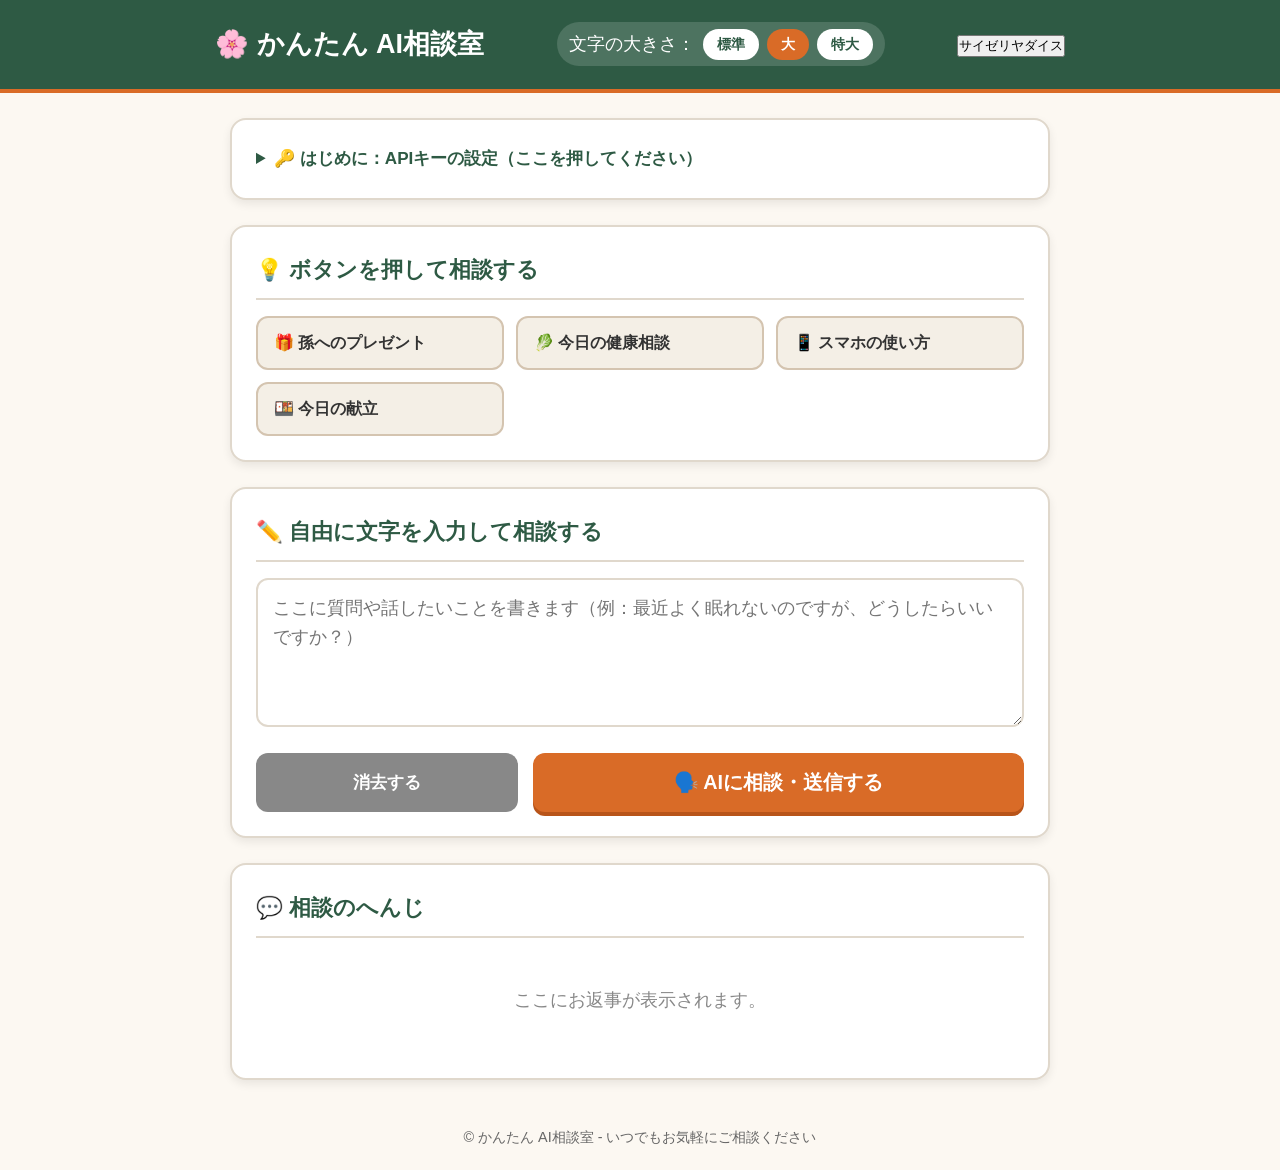
<file: index.html>
<!DOCTYPE html>
<html lang="ja">
<head>
    <meta charset="UTF-8">
    <meta name="viewport" content="width=device-width, initial-scale=1.0">
    <title>かんたん AI相談室</title>
    <link rel="stylesheet" href="style.css">
</head>
<body class="font-normal">

    <!-- ヘッダー -->
    <header class="site-header">
        <div class="header-container">
            <h1>🌸 かんたん AI相談室</h1>
            
            <!-- 文字サイズ変更ボタン -->
            <div class="font-size-selector">
                <span>文字の大きさ：</span>
                <button type="button" onclick="changeFontSize('font-normal')" class="btn-size">標準</button>
                <button type="button" onclick="changeFontSize('font-large')" class="btn-size active">大</button>
                <button type="button" onclick="changeFontSize('font-xlarge')" class="btn-size">特大</button>
            </div>
            <div>
                <button onclick="location.href='saizeriya-dice.html'">サイゼリヤダイス</button>
            </div>
        </div>
    </header>

    <main class="main-container">

        <!-- APIキー設定エリア -->
        <section class="card api-section">
            <details>
                <summary>🔑 はじめに：APIキーの設定（ここを押してください）</summary>
                <div class="api-input-group">
                    <label for="apiKey">Gemini APIキー：</label>
                    <input type="password" id="apiKey" placeholder="APIキーをここに入力" />
                    <button type="button" id="saveKeyBtn" class="btn-secondary">保存する</button>
                </div>
                <p class="hint">※キーはお手元のパソコン内（ブラウザ）にのみ安全に保存されます。</p>
            </details>
        </section>

        <!-- かんたん質問ボタン -->
        <section class="card">
            <h2>💡 ボタンを押して相談する</h2>
            <div class="quick-buttons">
                <button type="button" class="quick-btn" onclick="setQuickQuestion('孫へのプレゼントで喜ばれるものを教えてください　＜テスト＞')">
                    🎁 孫へのプレゼント
                </button>
                <button type="button" class="quick-btn" onclick="setQuickQuestion('今日からできる簡単な健康習慣を教えて')">
                    🥬 今日の健康相談
                </button>
                <button type="button" class="quick-btn" onclick="setQuickQuestion('スマホの写真の送り方をわかりやすく教えて')">
                    📱 スマホの使い方
                </button>
                <button type="button" class="quick-btn" onclick="setQuickQuestion('今日のお昼ごはんのおすすめ献立を教えて')">
                    🍱 今日の献立
                </button>
            </div>
        </section>

        <!-- 相談入力フォーム -->
        <section class="card">
            <h2>✏️ 自由に文字を入力して相談する</h2>
            <form id="chatForm">
                <textarea id="userInput" rows="4" placeholder="ここに質問や話したいことを書きます（例：最近よく眠れないのですが、どうしたらいいですか？）"></textarea>
                
                <div class="button-group">
                    <button type="button" id="clearBtn" class="btn-clear">消去する</button>
                    <button type="submit" id="submitBtn" class="btn-submit">
                        🗣️ AIに相談・送信する
                    </button>
                </div>
            </form>
        </section>

        <!-- 相談結果・やり取りの表示エリア -->
        <section class="card display-section">
            <h2>💬 相談のへんじ</h2>
            
            <div id="loading" class="loading-box hidden">
                <div class="spinner"></div>
                <p>AIが考え中です。少々お待ちください...</p>
            </div>

            <div id="chatHistory" class="chat-history">
                <p class="placeholder-text">ここにお返事が表示されます。</p>
            </div>
        </section>

    </main>

    <footer class="site-footer">
        <p>© かんたん AI相談室 - いつでもお気軽にご相談ください</p>
    </footer>

    <script src="script.js"></script>
</body>
</html>
</file>
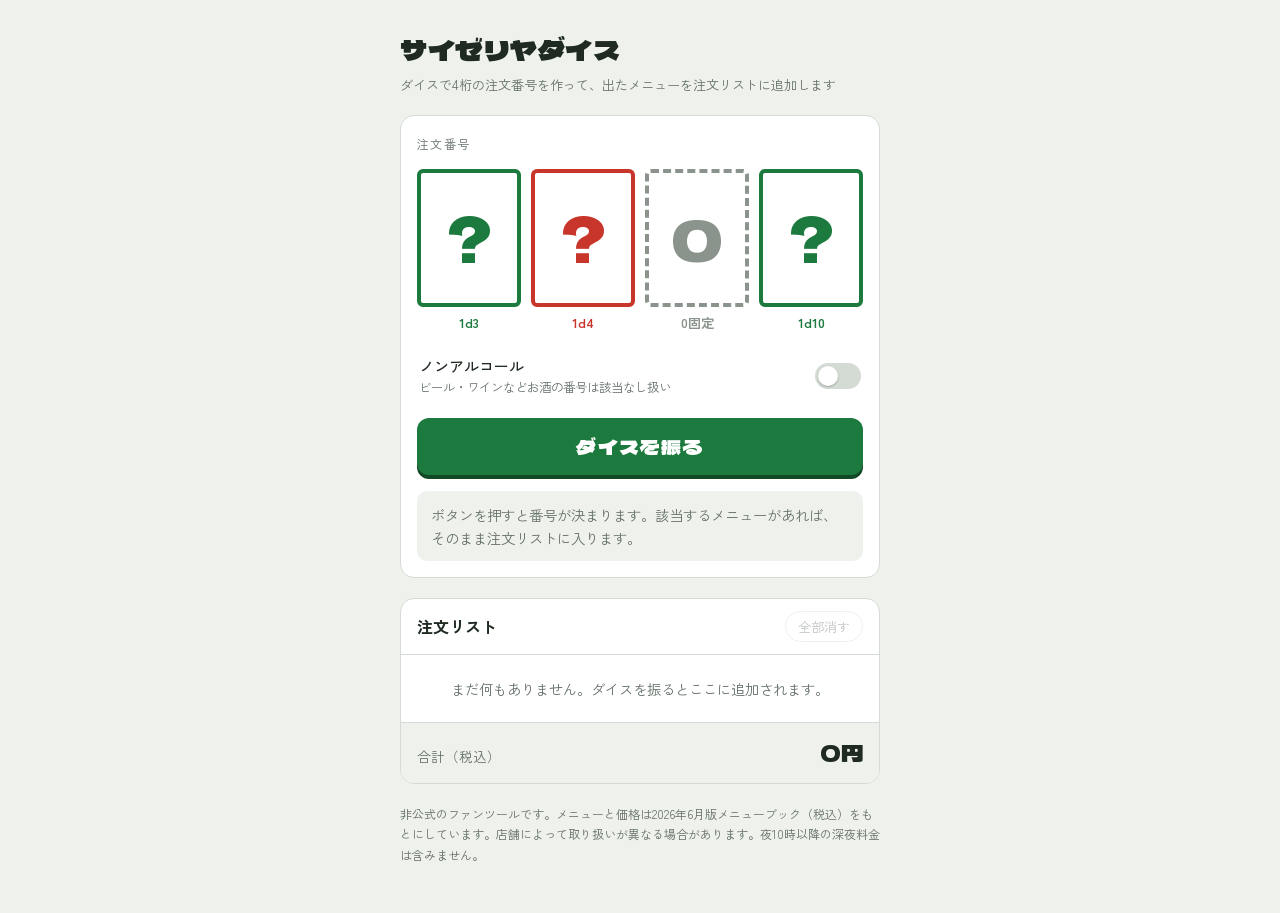
<file: saizeriya-dice.html>
<!doctype html>
<html lang="ja">
<head>
<meta charset="utf-8">
<meta name="viewport" content="width=device-width, initial-scale=1, viewport-fit=cover">
<title>サイゼリヤダイス</title>
<meta name="claude:viewport-fit-sides" content="cover">
<link rel="preconnect" href="https://fonts.googleapis.com">
<link rel="stylesheet" href="https://fonts.googleapis.com/css2?family=Dela+Gothic+One&family=Zen+Kaku+Gothic+New:wght@400;500;700&display=swap">
<style>
/* Layout: one narrow column shaped like a paper order slip — 4 digit boxes, roll button, then the running order list */
:root {
  --bg: #eef1ec;
  --paper: #ffffff;
  --ink: #1f2a22;
  --muted: #66716a;
  --line: #d4dbd5;
  --green: #1d7a3e;
  --red: #c8352b;
  --zero: #8a948d;
  --hit-bg: #e8f4ec;
  --miss-bg: #f6ecea;
  --font-display: "Dela Gothic One", "Hiragino Sans", "Yu Gothic", sans-serif;
  --font-body: "Zen Kaku Gothic New", "Hiragino Sans", "Yu Gothic", system-ui, sans-serif;
}
@media (prefers-color-scheme: dark) {
  :root:not([data-theme="light"]) {
    --bg: #141916; --paper: #1d2420; --ink: #e8ede9; --muted: #9aa69e; --line: #313b35;
    --green: #4fbf74; --red: #f0685c; --zero: #7d8882; --hit-bg: #1d3325; --miss-bg: #3a2422;
    color-scheme: dark;
  }
}
:root[data-theme="dark"] {
  --bg: #141916; --paper: #1d2420; --ink: #e8ede9; --muted: #9aa69e; --line: #313b35;
  --green: #4fbf74; --red: #f0685c; --zero: #7d8882; --hit-bg: #1d3325; --miss-bg: #3a2422;
  color-scheme: dark;
}
* { box-sizing: border-box; }
body {
  background: var(--bg); color: var(--ink);
  font-family: var(--font-body); font-size: 15px; line-height: 1.6;
  padding-left: max(16px, env(safe-area-inset-left, 0px));
  padding-right: max(16px, env(safe-area-inset-right, 0px));
  padding-block: 20px 40px;
}
.wrap { max-width: 480px; margin: 0 auto; display: flex; flex-direction: column; gap: 20px; }
header h1 { font-family: var(--font-display); font-weight: 400; font-size: 1.7rem; margin: 0; letter-spacing: .02em; text-wrap: balance; }
header p { margin: 2px 0 0; color: var(--muted); font-size: .82rem; }

.slip { background: var(--paper); border: 1px solid var(--line); border-radius: 14px; padding: 18px 16px 16px; display: flex; flex-direction: column; gap: 16px; }
.slip-label { font-size: .75rem; color: var(--muted); letter-spacing: .12em; }
.digits { display: grid; grid-template-columns: repeat(4, 1fr); gap: 10px; }
.digit { display: flex; flex-direction: column; align-items: center; gap: 6px; min-width: 0; }
.box {
  width: 100%; aspect-ratio: 3 / 4; max-width: 100%;
  border: 4px solid var(--green); border-radius: 6px;
  display: grid; place-items: center;
  font-family: var(--font-display); font-size: clamp(2.4rem, 12vw, 3.6rem); line-height: 1;
  color: var(--green); background: var(--paper);
  font-variant-numeric: tabular-nums;
}
.digit.d4 .box { border-color: var(--red); color: var(--red); }
.digit.fixed .box { border-color: var(--zero); color: var(--zero); border-style: dashed; }
.die { font-size: .8rem; font-weight: 700; color: var(--green); }
.digit.d4 .die { color: var(--red); }
.digit.fixed .die { color: var(--zero); }
.box.rolling { opacity: .55; }

.roll {
  font-family: var(--font-display); font-size: 1.25rem; letter-spacing: .06em;
  border: 0; border-radius: 12px; padding: 14px; cursor: pointer;
  background: var(--green); color: var(--paper);
  box-shadow: 0 4px 0 color-mix(in srgb, var(--green) 60%, #000);
  transition: transform .08s, box-shadow .08s;
}
.roll:active { transform: translateY(3px); box-shadow: 0 1px 0 color-mix(in srgb, var(--green) 60%, #000); }
.roll:disabled { opacity: .7; cursor: wait; }
.roll:focus-visible, button:focus-visible { outline: 3px solid var(--red); outline-offset: 2px; }

.result { border-radius: 10px; padding: 12px 14px; min-height: 64px; display: flex; flex-direction: column; justify-content: center; }
.result.idle { background: var(--bg); color: var(--muted); font-size: .9rem; }
.result.hit { background: var(--hit-bg); }
.result.miss { background: var(--miss-bg); }
.result .tag { font-size: .72rem; font-weight: 700; letter-spacing: .1em; }
.result.hit .tag { color: var(--green); }
.result.miss .tag { color: var(--red); }
.result .name { font-weight: 700; font-size: 1.05rem; }
.result .sub { font-size: .85rem; color: var(--muted); }

.list-card { background: var(--paper); border: 1px solid var(--line); border-radius: 14px; overflow: hidden; }
.list-head { display: flex; align-items: center; justify-content: space-between; gap: 12px; padding: 12px 16px; border-bottom: 1px solid var(--line); }
.list-head h2 { margin: 0; font-size: 1rem; font-weight: 700; }
.clear { font: inherit; font-size: .82rem; background: none; border: 1px solid var(--line); color: var(--muted); border-radius: 999px; padding: 4px 12px; cursor: pointer; }
.clear.confirm { border-color: var(--red); color: var(--red); font-weight: 700; }
.clear:disabled { opacity: .4; cursor: default; }
ul { list-style: none; margin: 0; padding: 0; }
li { display: grid; grid-template-columns: auto 1fr auto auto; align-items: center; gap: 10px; padding: 10px 8px 10px 16px; border-bottom: 1px solid var(--line); }
li:last-child { border-bottom: 0; }
.code { font-family: var(--font-display); font-size: .85rem; color: var(--paper); background: var(--ink); border-radius: 4px; padding: 1px 6px; font-variant-numeric: tabular-nums; }
.item-name { min-width: 0; font-weight: 500; overflow-wrap: anywhere; }
.price { font-variant-numeric: tabular-nums; white-space: nowrap; }
.del { border: 0; background: none; color: var(--muted); font-size: 1.2rem; line-height: 1; width: 36px; height: 36px; border-radius: 8px; cursor: pointer; }
.del:hover { background: var(--miss-bg); color: var(--red); }
.empty { padding: 22px 16px; color: var(--muted); font-size: .9rem; text-align: center; }
.total { display: flex; justify-content: space-between; align-items: baseline; padding: 12px 16px; background: var(--bg); border-top: 1px solid var(--line); }
.total strong { font-family: var(--font-display); font-weight: 400; font-size: 1.4rem; font-variant-numeric: tabular-nums; }
.total span { color: var(--muted); font-size: .85rem; }
.switch { display: flex; align-items: center; justify-content: space-between; gap: 12px; padding: 4px 2px; cursor: pointer; font-weight: 500; }
.switch small { display: block; color: var(--muted); font-weight: 400; font-size: .78rem; }
.switch input { appearance: none; -webkit-appearance: none; flex: none; width: 46px; height: 26px; border-radius: 999px; background: var(--line); position: relative; cursor: pointer; transition: background .15s; margin: 0; }
.switch input::after { content: ""; position: absolute; top: 3px; left: 3px; width: 20px; height: 20px; border-radius: 50%; background: var(--paper); transition: transform .15s; box-shadow: 0 1px 2px rgba(0,0,0,.25); }
.switch input:checked { background: var(--green); }
.switch input:checked::after { transform: translateX(20px); }
.switch input:focus-visible { outline: 3px solid var(--red); outline-offset: 2px; }
footer { color: var(--muted); font-size: .75rem; line-height: 1.7; }
@media (prefers-reduced-motion: reduce) { .roll { transition: none; } }
</style>
</head>
<body>

<div class="wrap">
  <header>
    <h1>サイゼリヤダイス</h1>
    <p>ダイスで4桁の注文番号を作って、出たメニューを注文リストに追加します</p>
  </header>

  <section class="slip" aria-label="注文番号">
    <div class="slip-label">注文番号</div>
    <div class="digits">
      <div class="digit d3"><div class="box" id="b0">?</div><div class="die">1d3</div></div>
      <div class="digit d4"><div class="box" id="b1">?</div><div class="die">1d4</div></div>
      <div class="digit fixed"><div class="box" id="b2">0</div><div class="die">0固定</div></div>
      <div class="digit d10"><div class="box" id="b3">?</div><div class="die">1d10</div></div>
    </div>
    <label class="switch" for="noalc"><span>ノンアルコール<small>ビール・ワインなどお酒の番号は該当なし扱い</small></span><input type="checkbox" id="noalc" role="switch"></label>
    <button class="roll" id="roll" type="button">ダイスを振る</button>
    <div class="result idle" id="result" aria-live="polite">ボタンを押すと番号が決まります。該当するメニューがあれば、そのまま注文リストに入ります。</div>
  </section>

  <section class="list-card" aria-label="注文リスト">
    <div class="list-head">
      <h2>注文リスト <span id="count" style="color:var(--muted);font-weight:400"></span></h2>
      <button class="clear" id="clear" type="button">全部消す</button>
    </div>
    <ul id="list"></ul>
    <div class="empty" id="empty">まだ何もありません。ダイスを振るとここに追加されます。</div>
    <div class="total"><span>合計（税込）</span><strong id="total">0円</strong></div>
  </section>

  <footer>
    非公式のファンツールです。メニューと価格は2026年6月版メニューブック（税込）をもとにしています。店舗によって取り扱いが異なる場合があります。夜10時以降の深夜料金は含みません。
  </footer>
</div>

<script>
const MENU = [
  // 前菜・おつまみ
  [1401,"辛味チキン",300],[1402,"アロスティチーニ",400],[1403,"ほうれん草のソテー",200],
  [1404,"ポップコーンシュリンプ",300],[1405,"エスカルゴのオーブン焼き",400],[1406,"小エビのカクテル",280],
  [1407,"チョリソー",400],[1408,"蒸し鶏の香味ソース",280],[1410,"ムール貝のガーリック焼き",400],
  [1413,"キャロットラペ",200],[1416,"ポテトのグリル",300],[1417,"バッファローモッツァレラのカプレーゼ",430],
  [1422,"生ハム",320],[1423,"生ハムとバッファローモッツァレラの盛合せ",500],[1425,"柔らか青豆の温サラダ",200],
  [1452,"アロスティチーニ Wサイズ",800],
  // サラダ
  [1202,"小エビのサラダ",350],[1205,"わかめのサラダ",350],[1209,"チキンのサラダ",350],
  // スープ
  [1301,"コーンクリームスープ",150],[1302,"冷たいパンプキンスープ",180],[1305,"田舎風ミネストローネ",300],[1307,"たまねぎのズッパ",300],
  // ドリア・グラタン
  [2101,"ミラノ風ドリア",300],[2103,"半熟卵のミラノ風ドリア",350],[2108,"焼チーズ ミラノ風ドリア",350],
  [2110,"タラコとポップコーンシュリンプのドリア",400],[2115,"ポップコーンシュリンプとタラコのクリームグラタン",430],
  // ピザ
  [2203,"バッファローモッツァレラのマルゲリータピザ",400],[2204,"野菜ときのこのピザ",400],[2206,"たっぷりコーンのピザ",400],[2208,"ソーセージピザ",400],
  // パスタ
  [2301,"タラコソースシシリー風",400],[2303,"ペペロンチーノ",300],[2304,"パルマ風スパゲッティ",400],
  [2305,"カルボナーラ",500],[2306,"ミートソースボロニア風",400],[2310,"スープ入り塩味ボンゴレ",500],
  [2316,"半熟卵のミートソースボロニア風",450],[2317,"半熟卵のペペロンチーノ",350],[2318,"半熟卵のカルボナーラ",550],
  [2320,"小エビのタラコソース",540],[2321,"きのことほうれん草のクリームスパゲッティ",600],
  [2325,"ペンネアラビアータ",430],[2328,"イカの墨入りセピアソース",500],
  // 肉料理
  [2403,"イタリアンハンバーグ",500],[2406,"ハンバーグステーキ",400],[2407,"ディアボラ風ハンバーグ",500],
  [2417,"ラム(仔羊)のランプステーキ",1090],[2418,"ミックスグリル",650],[2419,"ビーフステーキ",1090],
  // ライス・パン
  [3101,"ライス",150],[3102,"ラージライス",200],[3103,"スモールライス",100],
  [3110,"フォッカチオ",150],[3111,"ガーリックフォッカチオ",200],[3112,"シナモンフォッカチオ",200],
  [3113,"タラコフォッカチオ",250],[3114,"チーズフォッカチオ",250],
  // デザート（すぐに）
  [3201,"ティラミス クラシコ",300],[3205,"ミルクジェラート",250],[3206,"イタリアンプリン",250],
  [3207,"チョコレートケーキ",300],[3212,"プリンとティラミス クラシコの盛合せ",500],[3213,"トリフアイスクリーム",350],
  [3214,"ジェラート&シナモンフォッカチオ",450],[3215,"コーヒーゼリー&ミルクジェラート",350],[3216,"チョコレートケーキ&ミルクジェラート",500],
  // ドリンク
  [3301,"生ビール ジョッキ",400],[3302,"生ビール グラス",280],[3303,"アサヒ ドライゼロ（ノンアル）",250],
  [3304,"キリン 氷結 シチリア産レモン",350],[3306,"グラッパ",300],
  [3401,"グラスワイン 赤",100],[3402,"グラスワイン 白",100],[3403,"デカンタ小 赤",200],[3404,"デカンタ小 白",200],
  [3405,"デカンタ大 赤",400],[3406,"デカンタ大 白",400],[3407,"マグナム 赤",1100],[3408,"マグナム 白",1100],
  [3412,"ランブルスコロゼ",1100],[3413,"ドンラファエロ",1100],[3414,"ランブルスコセッコ",1100],
  [3415,"ベルデッキオ",1100],[3416,"キャンティ",1100],[3419,"キャンティ ルフィナ",2200],
  [5101,"セットドリンクバー",200],[5102,"ドリンクバー キッズ",100],[5103,"ドリンクバー 単品",300],
  [4301,"トッピング半熟卵",50],[4304,"トッピング野菜ソース",100],[4307,"トッピング粉チーズ",100],
  [5305,"サイゼリヤドレッシング",500],[5306,"エクストラ・バージン・オリーブオイル",1200]
];
const BY_CODE = new Map(MENU.map(([c, n, p]) => [String(c), { name: n, price: p }]));
const KEY = "saize-dice-list-v1";
const ALC_KEY = "saize-dice-noalc-v1";
// お酒の番号（3303 アサヒ ドライゼロはノンアルコールなので含めない）
const ALCOHOL = new Set(["3301","3302","3304","3306","3401","3402","3403","3404","3405","3406","3407","3408","3412","3413","3414","3415","3416","3419"]);

const $ = id => document.getElementById(id);
const boxes = [$("b0"), $("b1"), $("b2"), $("b3")];
const yen = n => n.toLocaleString("ja-JP") + "円";
const rnd = n => Math.floor(Math.random() * n);
const reduceMotion = window.matchMedia("(prefers-reduced-motion: reduce)").matches;

let list = [];
try { list = JSON.parse(localStorage.getItem(KEY)) || []; } catch (e) { list = []; }
const save = () => { try { localStorage.setItem(KEY, JSON.stringify(list)); } catch (e) {} };

function render() {
  const ul = $("list");
  ul.innerHTML = "";
  list.forEach((item, i) => {
    const li = document.createElement("li");
    li.innerHTML = `<span class="code"></span><span class="item-name"></span><span class="price"></span><button class="del" type="button" aria-label="削除">×</button>`;
    li.querySelector(".code").textContent = item.code;
    li.querySelector(".item-name").textContent = item.name;
    li.querySelector(".price").textContent = yen(item.price);
    li.querySelector(".del").addEventListener("click", () => { list.splice(i, 1); save(); render(); });
    ul.appendChild(li);
  });
  $("empty").hidden = list.length > 0;
  $("count").textContent = list.length ? `${list.length}品` : "";
  $("total").textContent = yen(list.reduce((s, x) => s + x.price, 0));
  $("clear").disabled = list.length === 0;
  resetClear();
}

function roll() {
  const final = [rnd(3) + 1, rnd(4) + 1, 0, rnd(10)];
  const btn = $("roll");
  btn.disabled = true;
  const finish = () => {
    final.forEach((v, i) => { boxes[i].textContent = v; boxes[i].classList.remove("rolling"); });
    btn.disabled = false;
    showResult(final.join(""));
  };
  if (reduceMotion) return finish();
  const stopAt = [450, 600, 0, 750];
  const start = performance.now();
  [0, 1, 3].forEach(i => boxes[i].classList.add("rolling"));
  const tick = () => {
    const t = performance.now() - start;
    [[0, 3, 1], [1, 4, 1], [3, 10, 0]].forEach(([i, n, base]) => {
      if (t < stopAt[i]) boxes[i].textContent = rnd(n) + base;
      else { boxes[i].textContent = final[i]; boxes[i].classList.remove("rolling"); }
    });
    if (t < 750) setTimeout(tick, 55); else finish();
  };
  tick();
}

function showResult(code) {
  const r = $("result");
  const hit = BY_CODE.get(code);
  if (hit && ALCOHOL.has(code) && document.getElementById("noalc").checked) {
    r.className = "result miss";
    r.innerHTML = `<span class="tag">${code} はお酒のため除外</span><span class="name"></span><span class="sub">ノンアルコールがオンなので追加しません。もう一度振ってください。</span>`;
    r.querySelector(".name").textContent = hit.name;
    return;
  }
  if (hit) {
    list.push({ code, name: hit.name, price: hit.price });
    save(); render();
    r.className = "result hit";
    r.innerHTML = `<span class="tag">${code} を注文リストに追加</span><span class="name"></span><span class="sub"></span>`;
    r.querySelector(".name").textContent = hit.name;
    r.querySelector(".sub").textContent = yen(hit.price) + "（税込）";
  } else {
    r.className = "result miss";
    r.innerHTML = `<span class="tag">${code} は該当なし</span><span class="sub">このメニュー番号はありません。もう一度振ってください。</span>`;
  }
}

let clearTimer = null;
function resetClear() {
  clearTimeout(clearTimer);
  const b = $("clear");
  b.classList.remove("confirm");
  b.textContent = "全部消す";
}
$("clear").addEventListener("click", () => {
  const b = $("clear");
  if (b.classList.contains("confirm")) {
    list = []; save(); render();
    const r = $("result");
    r.className = "result idle";
    r.textContent = "注文リストを空にしました。";
    return;
  }
  b.classList.add("confirm");
  b.textContent = "もう一度押すと消えます";
  clearTimer = setTimeout(resetClear, 3000);
});
$("roll").addEventListener("click", roll);
try { $("noalc").checked = localStorage.getItem(ALC_KEY) === "1"; } catch (e) {}
$("noalc").addEventListener("change", e => { try { localStorage.setItem(ALC_KEY, e.target.checked ? "1" : "0"); } catch (err) {} });
render();
</script>
</body>
</html>
</file>
<file: style.css>
/* ==========================================
   全体基本設定（見やすさ・和風温かみデザイン）
   ========================================== */
:root {
    --bg-color: #fcf8f2;
    --card-bg: #ffffff;
    --text-color: #2b2b2b;
    --primary-color: #2e5a44;   /* 深緑 */
    --primary-hover: #1e3d2e;
    --accent-color: #d96b27;    /* 柿色・朱色 */
    --accent-hover: #b85419;
    --border-color: #e0d8cc;
    --shadow-color: rgba(0, 0, 0, 0.08);
}

* {
    box-sizing: border-box;
    margin: 0;
    padding: 0;
}

body {
    background-color: var(--bg-color);
    color: var(--text-color);
    font-family: "Hiragino Kaku Gothic ProN", "メイリオ", Meiryo, sans-serif;
    line-height: 1.8;
}

/* 文字サイズ切替用クラス */
body.font-normal { font-size: 18px; }
body.font-large  { font-size: 22px; }
body.font-xlarge { font-size: 26px; }

/* ==========================================
   レイアウト・ヘッダー
   ========================================== */
.site-header {
    background-color: var(--primary-color);
    color: #ffffff;
    padding: 20px 15px;
    border-bottom: 4px solid var(--accent-color);
}

.header-container {
    max-width: 850px;
    margin: 0 auto;
    display: flex;
    justify-content: space-between;
    align-items: center;
    flex-wrap: wrap;
    gap: 15px;
}

.site-header h1 {
    font-size: 1.5em;
    font-weight: bold;
}

/* 文字サイズ切替ボタン */
.font-size-selector {
    display: flex;
    align-items: center;
    gap: 8px;
    background: rgba(255, 255, 255, 0.15);
    padding: 6px 12px;
    border-radius: 30px;
}

.btn-size {
    background: #ffffff;
    color: var(--primary-color);
    border: 2px solid transparent;
    padding: 4px 12px;
    border-radius: 20px;
    font-weight: bold;
    font-size: 0.8em;
    cursor: pointer;
}

.btn-size.active {
    background: var(--accent-color);
    color: #ffffff;
}

/* ==========================================
   メインコンテンツ・カードデザイン
   ========================================== */
.main-container {
    max-width: 850px;
    margin: 25px auto;
    padding: 0 15px;
}

.card {
    background: var(--card-bg);
    border: 2px solid var(--border-color);
    border-radius: 16px;
    padding: 24px;
    margin-bottom: 25px;
    box-shadow: 0 4px 10px var(--shadow-color);
}

.card h2 {
    font-size: 1.2em;
    color: var(--primary-color);
    border-bottom: 2px solid var(--border-color);
    padding-bottom: 8px;
    margin-bottom: 16px;
}

/* APIキー入力部分 */
.api-section summary {
    font-weight: bold;
    cursor: pointer;
    font-size: 0.95em;
    color: var(--primary-color);
}

.api-input-group {
    display: flex;
    gap: 10px;
    margin-top: 15px;
    align-items: center;
    flex-wrap: wrap;
}

.api-input-group input {
    flex: 1;
    min-width: 250px;
    padding: 10px;
    font-size: 0.9em;
    border: 2px solid var(--border-color);
    border-radius: 8px;
}

.hint {
    font-size: 0.75em;
    color: #666;
    margin-top: 8px;
}

/* かんたん質問ボタン */
.quick-buttons {
    display: grid;
    grid-template-columns: repeat(auto-fit, minmax(240px, 1fr));
    gap: 12px;
}

.quick-btn {
    background: #f4efe6;
    border: 2px solid #d4c4b0;
    color: #333;
    padding: 14px 16px;
    border-radius: 12px;
    font-size: 0.9em;
    font-weight: bold;
    text-align: left;
    cursor: pointer;
    transition: background 0.2s;
}

.quick-btn:hover {
    background: #e8ded0;
    border-color: var(--primary-color);
}

/* テキストエリア・ボタン */
textarea {
    width: 100%;
    padding: 15px;
    font-size: 1em;
    border: 2px solid var(--border-color);
    border-radius: 12px;
    line-height: 1.6;
    resize: vertical;
    outline: none;
}

textarea:focus {
    border-color: var(--primary-color);
}

.button-group {
    display: flex;
    gap: 15px;
    margin-top: 15px;
}

.btn-submit {
    flex: 2;
    background-color: var(--accent-color);
    color: #ffffff;
    border: none;
    padding: 16px;
    border-radius: 12px;
    font-size: 1.1em;
    font-weight: bold;
    cursor: pointer;
    box-shadow: 0 4px 0 var(--accent-hover);
}

.btn-submit:hover {
    background-color: var(--accent-hover);
}

.btn-submit:active {
    transform: translateY(2px);
    box-shadow: 0 2px 0 var(--accent-hover);
}

.btn-clear {
    flex: 1;
    background-color: #888888;
    color: #ffffff;
    border: none;
    padding: 16px;
    border-radius: 12px;
    font-size: 0.95em;
    font-weight: bold;
    cursor: pointer;
}

.btn-secondary {
    background: var(--primary-color);
    color: #fff;
    border: none;
    padding: 10px 18px;
    border-radius: 8px;
    font-weight: bold;
    cursor: pointer;
}

/* 会話履歴・レスポンス表示 */
.chat-history {
    display: flex;
    flex-direction: column;
    gap: 20px;
    min-height: 100px;
}

.placeholder-text {
    color: #888;
    text-align: center;
    padding: 30px 0;
}

.message {
    padding: 18px;
    border-radius: 12px;
    position: relative;
    white-space: pre-wrap;
    word-break: break-word;
}

.message.user {
    background-color: #eaf3ed;
    border: 2px solid #b2d8c3;
    margin-left: 20px;
}

.message.ai {
    background-color: #fff9f0;
    border: 2px solid #f0cb98;
    margin-right: 20px;
}

.message-header {
    font-weight: bold;
    margin-bottom: 8px;
    color: var(--primary-color);
    display: flex;
    justify-content: space-between;
    align-items: center;
}

.speak-btn {
    background: #ffffff;
    border: 2px solid var(--accent-color);
    color: var(--accent-color);
    padding: 4px 10px;
    border-radius: 8px;
    font-size: 0.8em;
    cursor: pointer;
    font-weight: bold;
}

.speak-btn:hover {
    background: var(--accent-color);
    color: #ffffff;
}

/* ローディング（待機中のアニメーション） */
.loading-box {
    text-align: center;
    padding: 20px;
    color: var(--primary-color);
    font-weight: bold;
}

.spinner {
    width: 40px;
    height: 40px;
    border: 5px solid #e0d8cc;
    border-top: 5px solid var(--accent-color);
    border-radius: 50%;
    margin: 0 auto 10px;
    animation: spin 1s linear infinite;
}

@keyframes spin {
    0% { transform: rotate(0deg); }
    100% { transform: rotate(360deg); }
}

.hidden {
    display: none !important;
}

/* フッター */
.site-footer {
    text-align: center;
    padding: 20px;
    color: #666;
    font-size: 0.8em;
}
</file>
